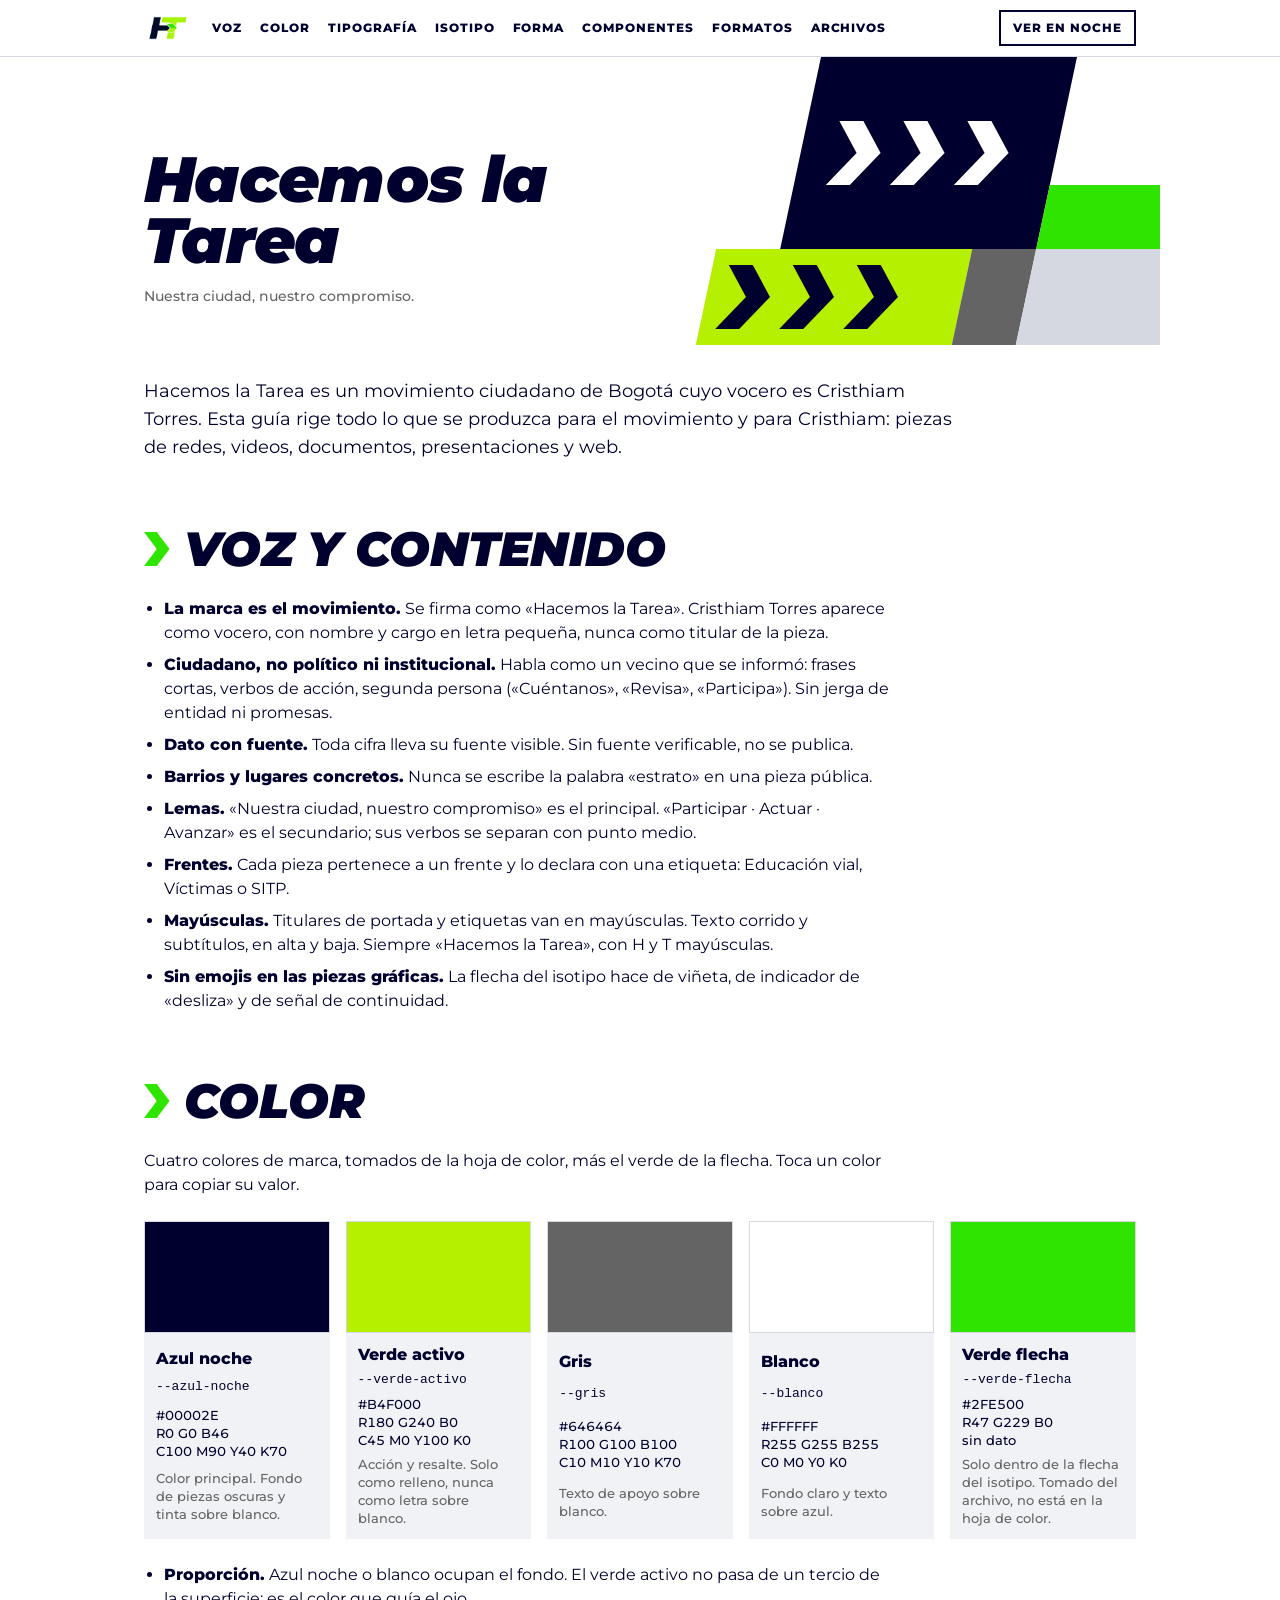
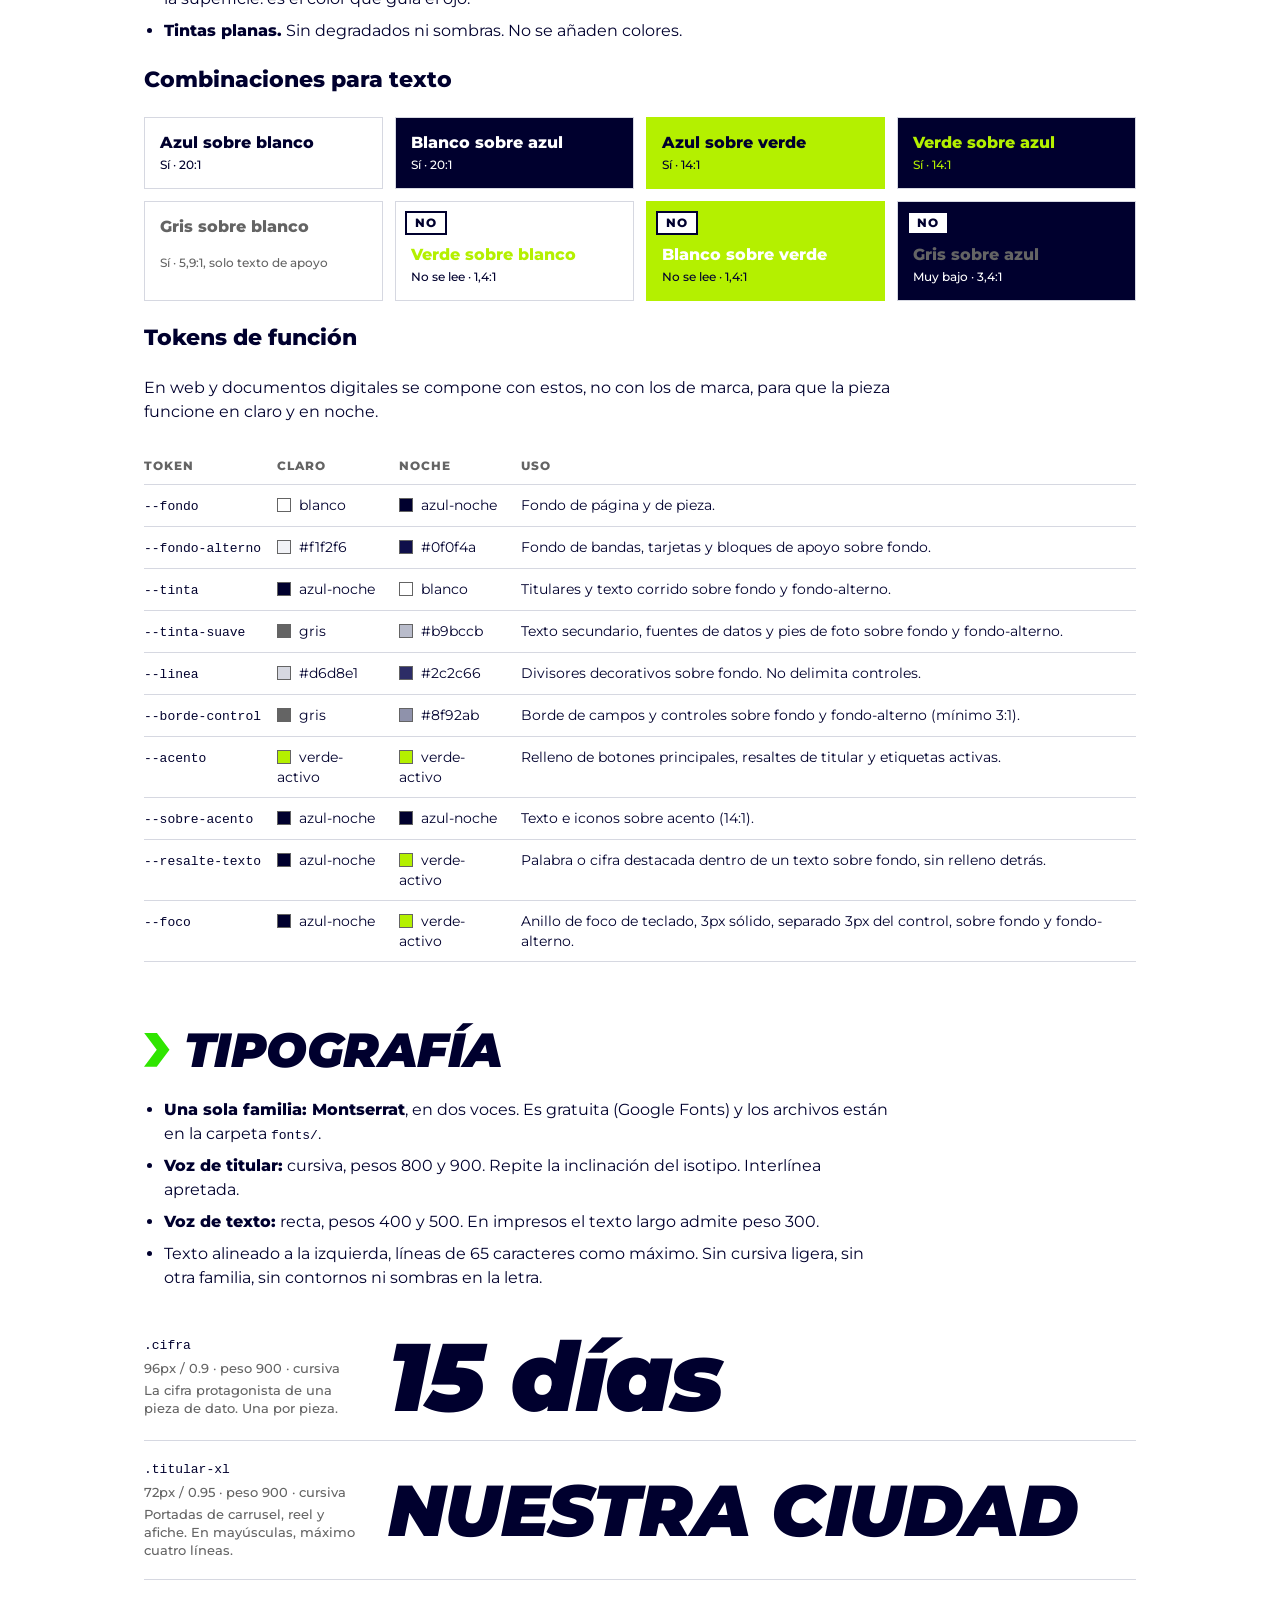
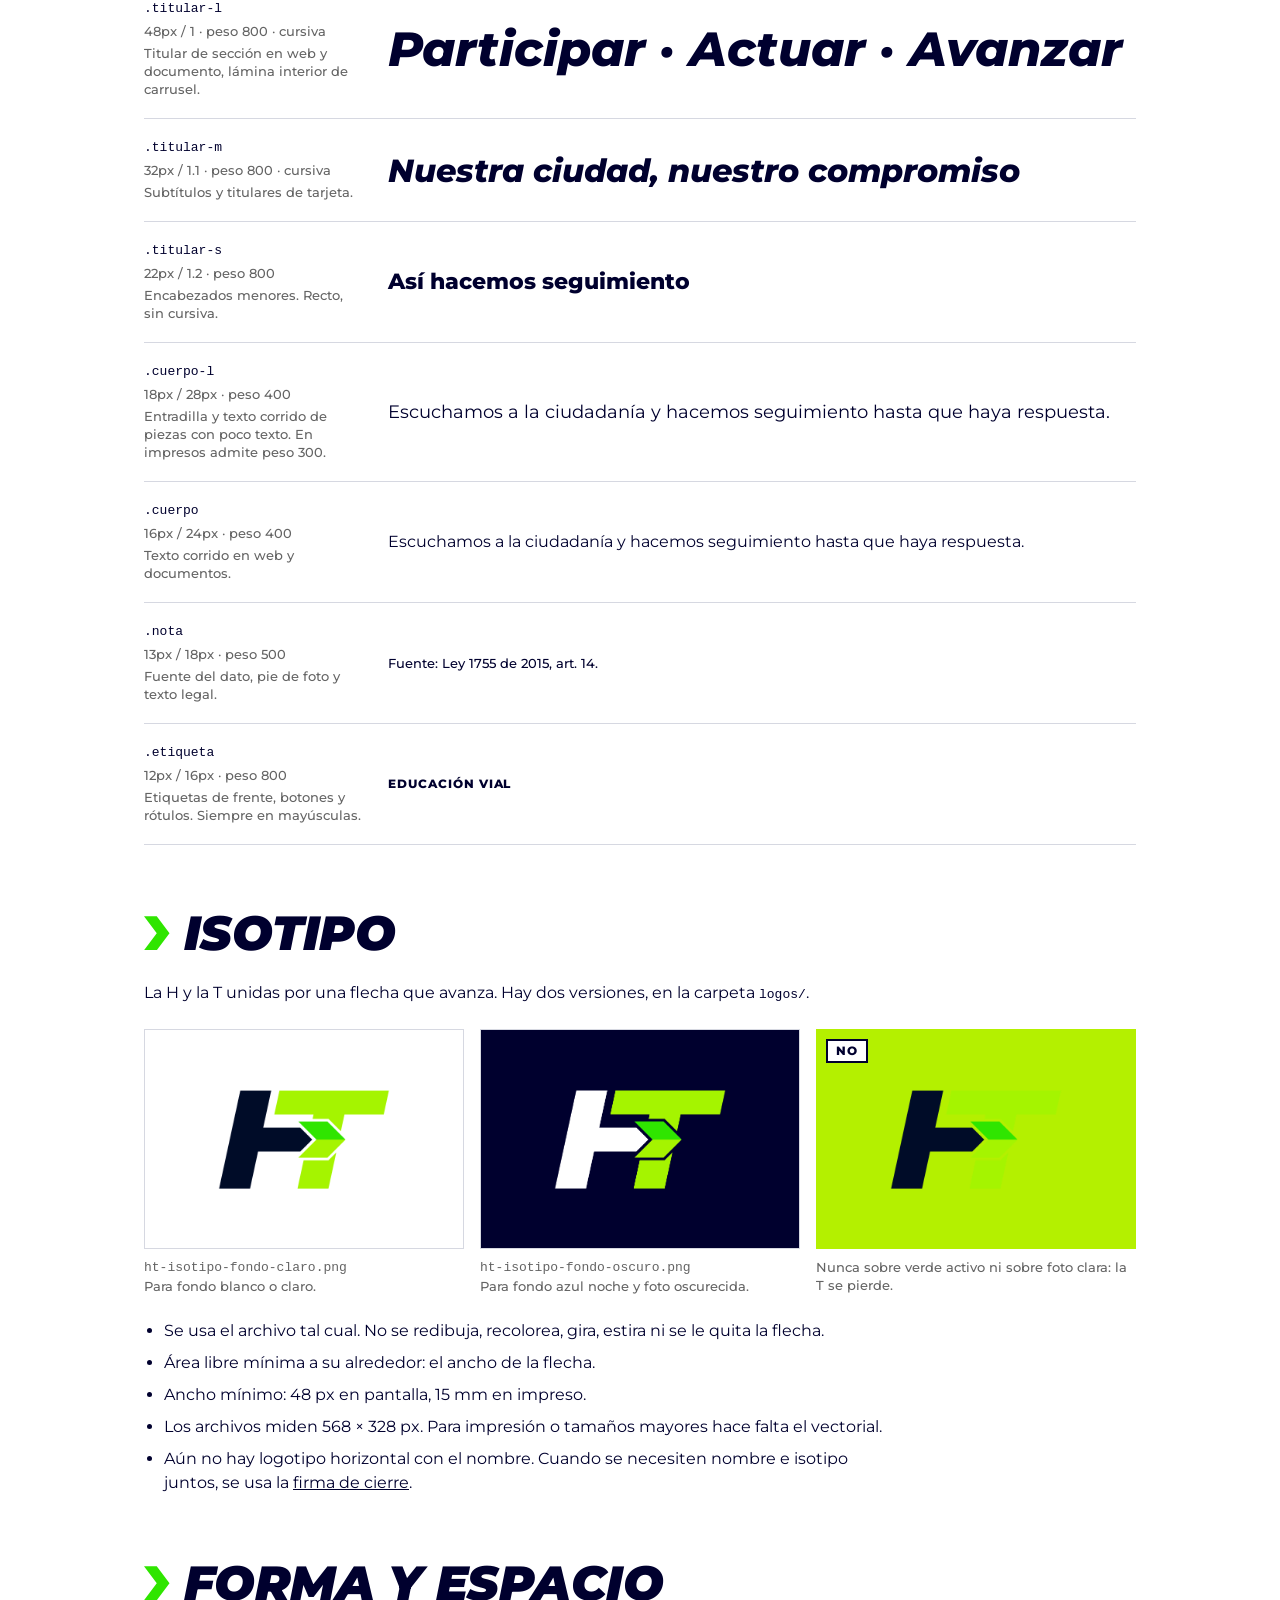
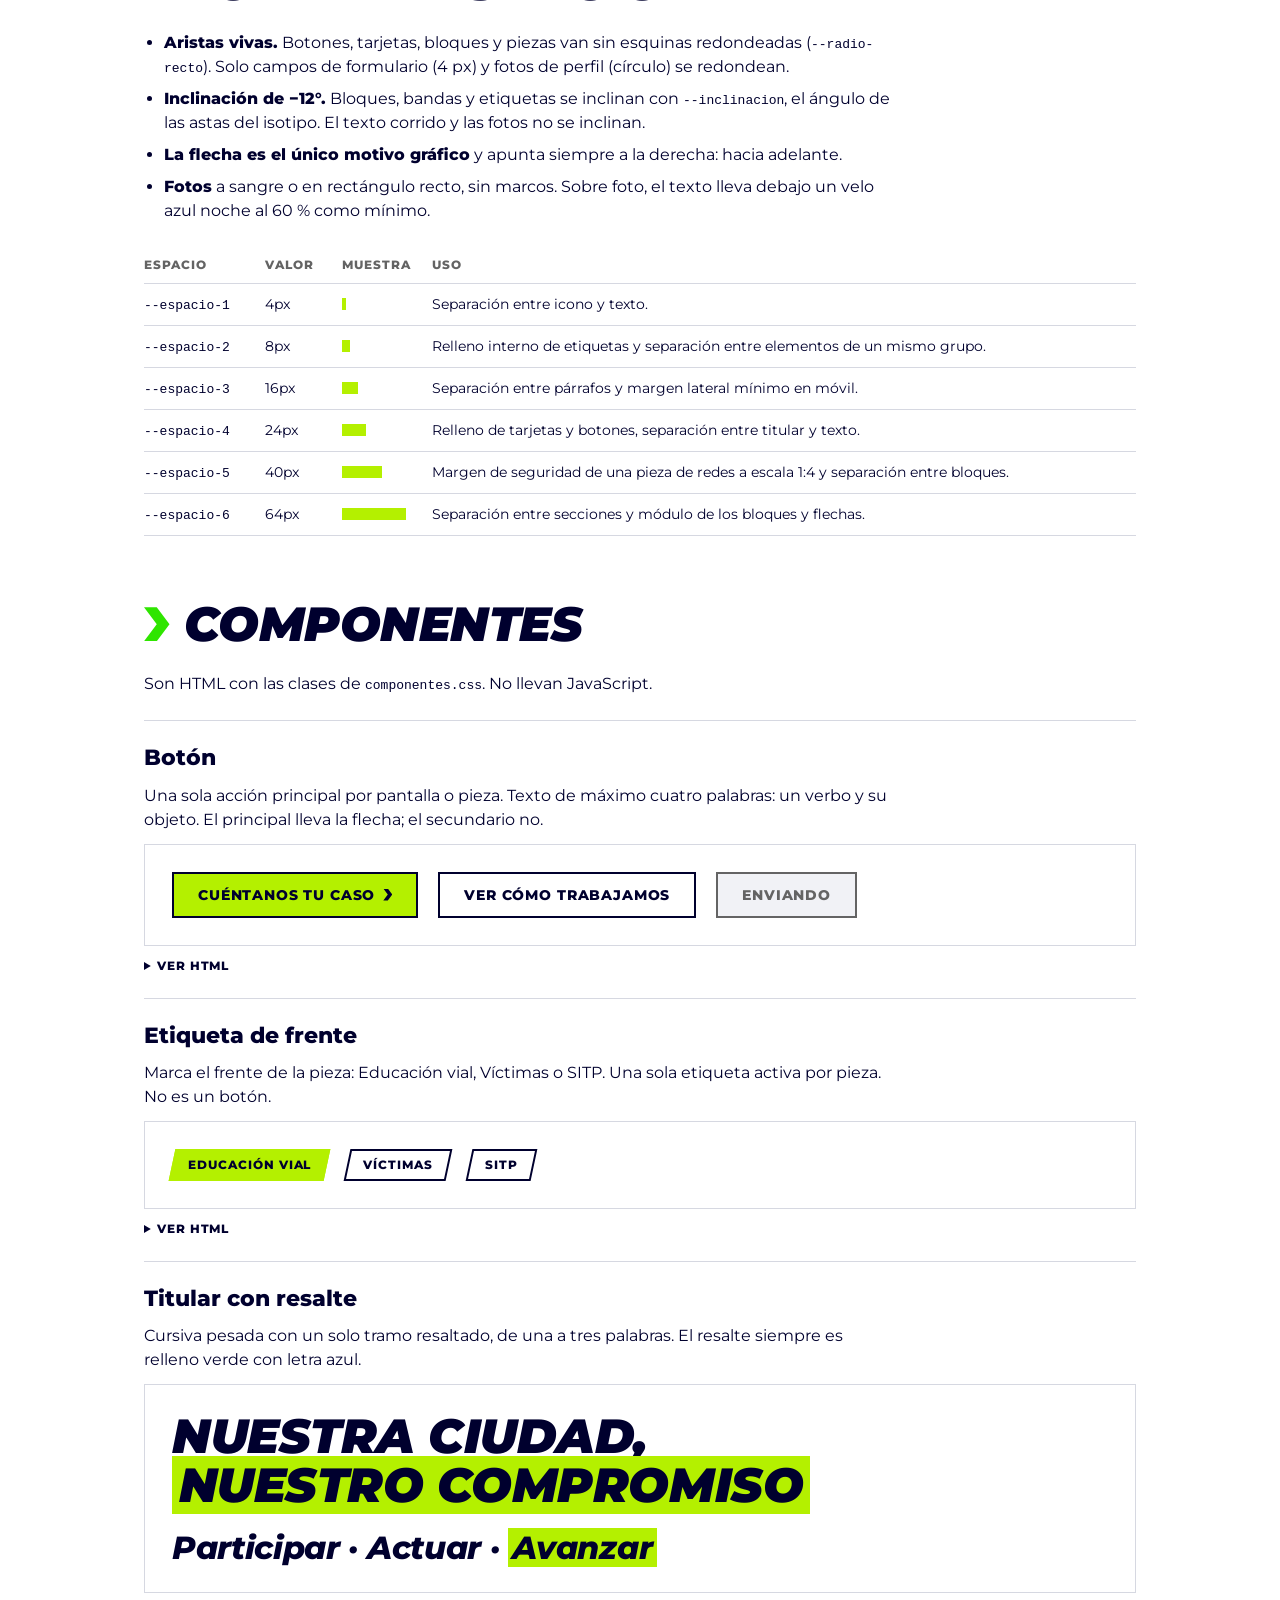
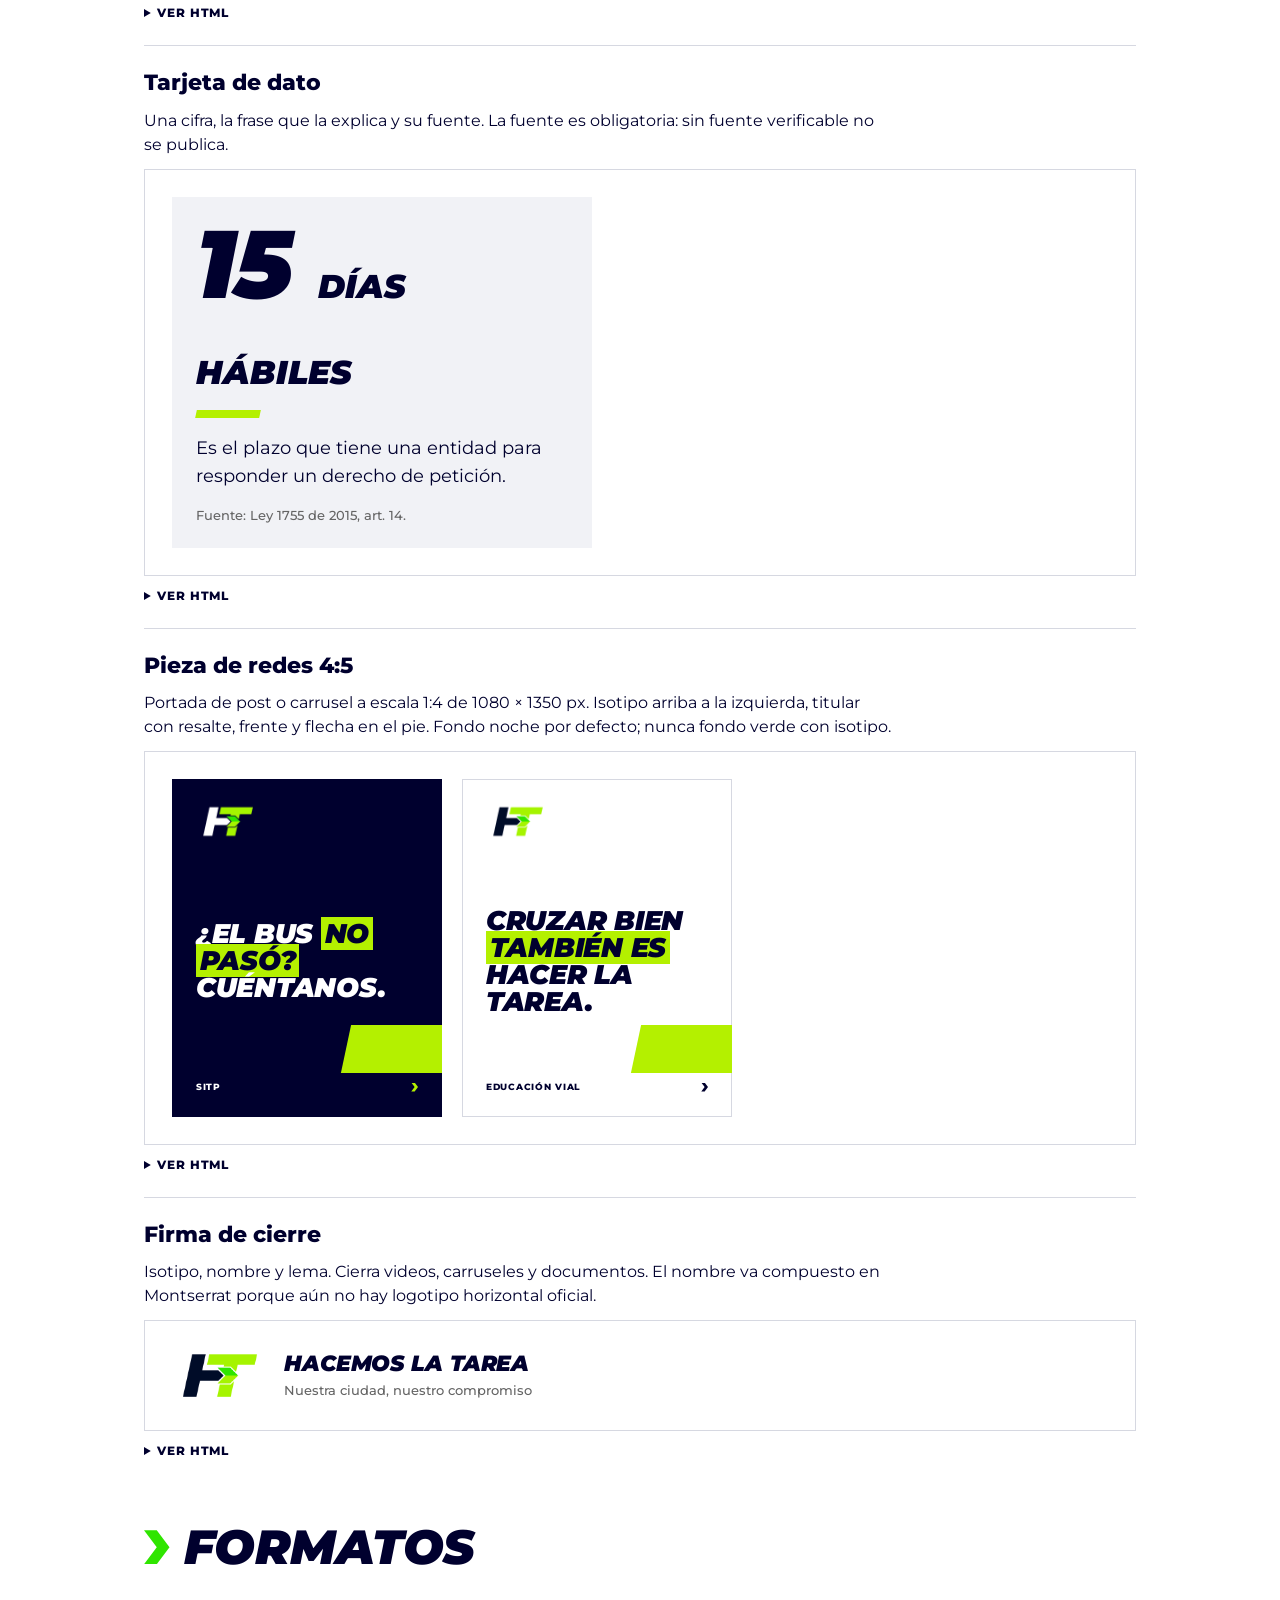
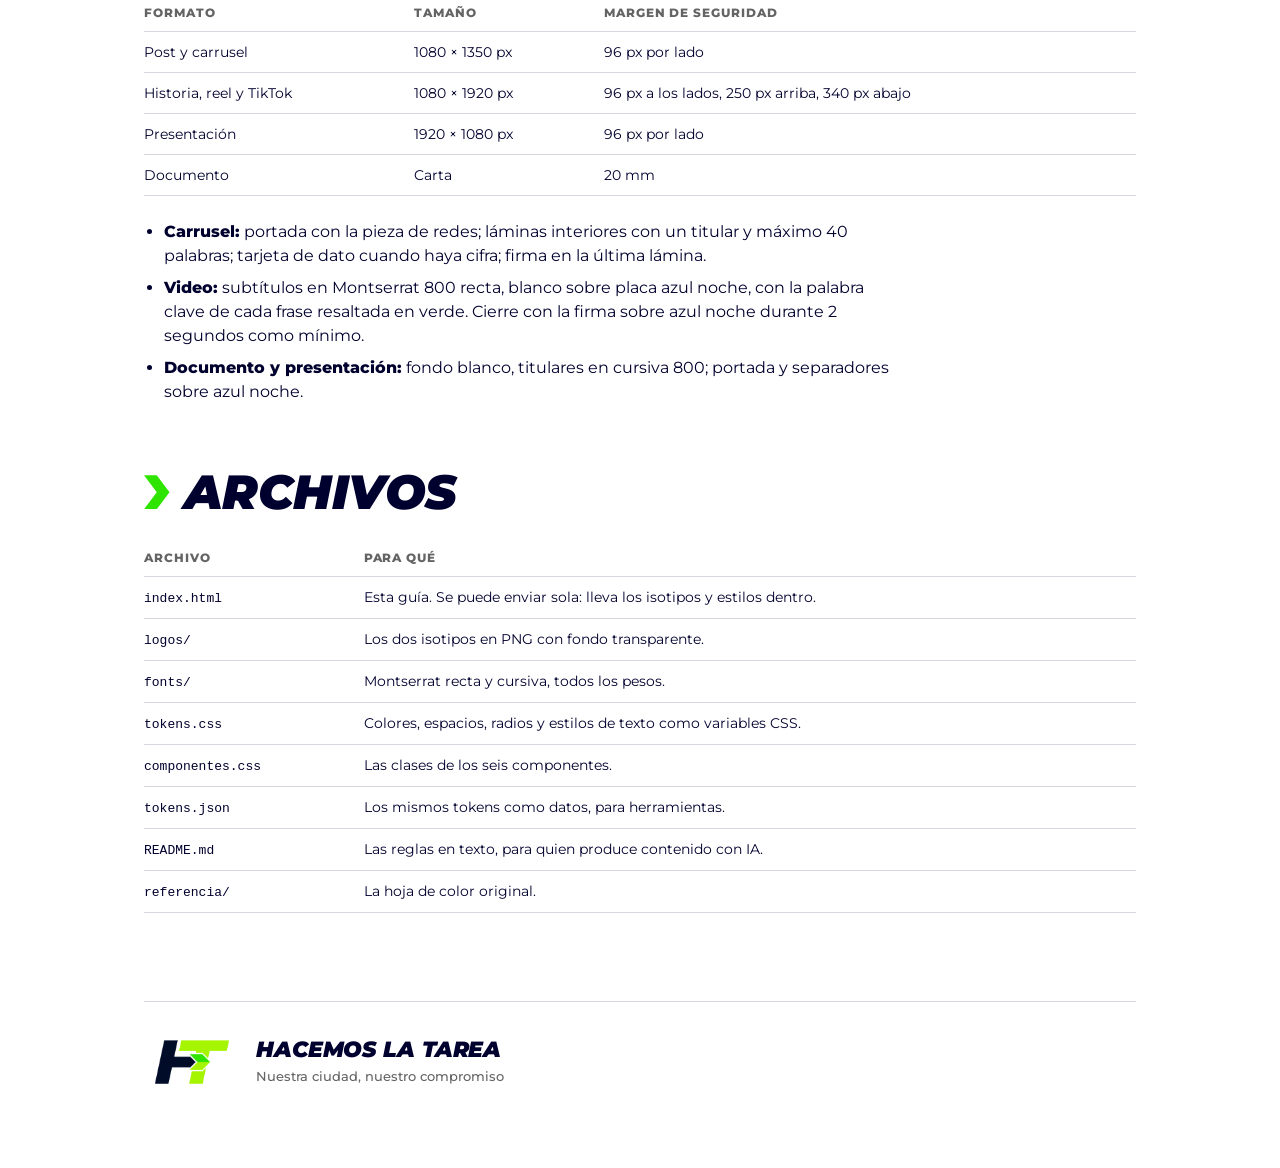
<file: index.html>
<!doctype html>
<html lang="es" data-theme="claro">
<head>
<meta charset="utf-8">
<meta name="viewport" content="width=device-width, initial-scale=1">
<title>Hacemos la Tarea · Sistema de diseño</title>
<link rel="preconnect" href="https://fonts.googleapis.com">
<link rel="stylesheet" href="https://fonts.googleapis.com/css2?family=Montserrat:ital,wght@0,300..900;1,300..900&display=swap">
<style>
/* ===== tokens ===== */
:root, [data-theme="claro"] {
  --azul-noche: #00002e;
  --verde-activo: #b4f000;
  --verde-flecha: #2fe500;
  --gris: #646464;
  --blanco: #ffffff;
  --fondo: var(--blanco);
  --fondo-alterno: #f1f2f6;
  --tinta: var(--azul-noche);
  --tinta-suave: var(--gris);
  --linea: #d6d8e1;
  --borde-control: var(--gris);
  --acento: var(--verde-activo);
  --sobre-acento: var(--azul-noche);
  --resalte-texto: var(--azul-noche);
  --foco: var(--azul-noche);
}
[data-theme="noche"] {
  --azul-noche: #00002e;
  --verde-activo: #b4f000;
  --verde-flecha: #2fe500;
  --gris: #646464;
  --blanco: #ffffff;
  --fondo: var(--azul-noche);
  --fondo-alterno: #0f0f4a;
  --tinta: var(--blanco);
  --tinta-suave: #b9bccb;
  --linea: #2c2c66;
  --borde-control: #8f92ab;
  --acento: var(--verde-activo);
  --sobre-acento: var(--azul-noche);
  --resalte-texto: var(--verde-activo);
  --foco: var(--verde-activo);
}
:root {
  --espacio-1: 4px;
  --espacio-2: 8px;
  --espacio-3: 16px;
  --espacio-4: 24px;
  --espacio-5: 40px;
  --espacio-6: 64px;
  --radio-recto: 0;
  --radio-suave: 4px;
  --radio-circulo: 50%;
  --inclinacion: -12deg;
  --font-sans: Montserrat, Arial, Helvetica, sans-serif;
}
.cifra { font-family: var(--font-sans); font-size: 96px; line-height: 0.9; font-weight: 900; font-style: italic; letter-spacing: -0.02em; }
.titular-xl { font-family: var(--font-sans); font-size: 72px; line-height: 0.95; font-weight: 900; font-style: italic; letter-spacing: -0.01em; }
.titular-l { font-family: var(--font-sans); font-size: 48px; line-height: 1; font-weight: 800; font-style: italic; }
.titular-m { font-family: var(--font-sans); font-size: 32px; line-height: 1.1; font-weight: 800; font-style: italic; }
.titular-s { font-family: var(--font-sans); font-size: 22px; line-height: 1.2; font-weight: 800; }
.cuerpo-l { font-family: var(--font-sans); font-size: 18px; line-height: 28px; font-weight: 400; }
.cuerpo { font-family: var(--font-sans); font-size: 16px; line-height: 24px; font-weight: 400; }
.nota { font-family: var(--font-sans); font-size: 13px; line-height: 18px; font-weight: 500; }
.etiqueta { font-family: var(--font-sans); font-size: 12px; line-height: 16px; font-weight: 800; letter-spacing: 0.08em; }

/* ===== componentes ===== */
/* Hacemos la Tarea: estilos de los componentes. Se carga después de tokens.css. */
.ht-base{margin:0;background:var(--fondo);color:var(--tinta);font-family:var(--font-sans,Montserrat,Arial,Helvetica,sans-serif);-webkit-font-smoothing:antialiased}

/* Flecha: el motivo del isotipo */
.ht-flecha{display:inline-block;width:.75em;height:1em;background:currentColor;clip-path:polygon(0 0,50% 0,100% 50%,50% 100%,0 100%,50% 50%);flex:none}

/* Botón */
.ht-boton{display:inline-flex;align-items:center;gap:var(--espacio-2);padding:14px var(--espacio-4);border:2px solid var(--sobre-acento);border-radius:var(--radio-recto);background:var(--acento);color:var(--sobre-acento);font:800 14px/1 var(--font-sans,Montserrat,Arial,sans-serif);letter-spacing:.06em;text-transform:uppercase;text-decoration:none;cursor:pointer}
.ht-boton .ht-flecha{font-size:12px;transition:transform .15s ease}
.ht-boton:hover .ht-flecha{transform:translateX(4px)}
.ht-boton:focus-visible{outline:3px solid var(--foco);outline-offset:3px}
.ht-boton--secundario{background:transparent;color:var(--tinta);border-color:var(--tinta)}
.ht-boton[disabled]{background:var(--fondo-alterno);color:var(--tinta-suave);border-color:var(--borde-control);cursor:not-allowed}
@media (prefers-reduced-motion:reduce){.ht-boton .ht-flecha{transition:none}}

/* Etiqueta de frente */
.ht-etiqueta{display:inline-block;padding:6px 14px;border:2px solid var(--tinta);border-radius:var(--radio-recto);color:var(--tinta);transform:skewX(var(--inclinacion))}
.ht-etiqueta>span{display:block;transform:skewX(calc(var(--inclinacion) * -1));font:800 12px/16px var(--font-sans,Montserrat,Arial,sans-serif);letter-spacing:.08em;text-transform:uppercase;white-space:nowrap}
.ht-etiqueta--activa{background:var(--acento);border-color:var(--acento);color:var(--sobre-acento)}

/* Titular con resalte */
.ht-titular{margin:0;font:italic 900 48px/1.02 var(--font-sans,Montserrat,Arial,sans-serif);letter-spacing:-.01em;text-transform:uppercase;text-wrap:balance;color:var(--tinta)}
.ht-titular--m{font-size:32px;font-weight:800;text-transform:none;line-height:1.1}
.ht-resalte{background:var(--acento);color:var(--sobre-acento);padding:0 .14em;-webkit-box-decoration-break:clone;box-decoration-break:clone}

/* Dato */
.ht-dato{display:grid;gap:var(--espacio-3);max-width:420px;padding:var(--espacio-4);background:var(--fondo-alterno);border-radius:var(--radio-recto)}
.ht-dato__cifra{margin:0;font:italic 900 96px/.9 var(--font-sans,Montserrat,Arial,sans-serif);letter-spacing:-.02em;color:var(--tinta)}
.ht-dato__cifra small{font-size:.34em;letter-spacing:0;text-transform:uppercase}
.ht-dato__barra{width:var(--espacio-6);height:var(--espacio-2);background:var(--acento);transform:skewX(var(--inclinacion))}
.ht-dato__texto{margin:0;font:400 18px/28px var(--font-sans,Montserrat,Arial,sans-serif);color:var(--tinta)}
.ht-dato__fuente{margin:0;font:500 13px/18px var(--font-sans,Montserrat,Arial,sans-serif);color:var(--tinta-suave)}

/* Pieza de redes 4:5. Cada variante fija su propio fondo, no sigue el tema. */
.ht-pieza{position:relative;display:flex;flex-direction:column;justify-content:space-between;box-sizing:border-box;width:270px;max-width:100%;aspect-ratio:4/5;padding:var(--espacio-4);overflow:hidden;border-radius:var(--radio-recto);font-family:var(--font-sans,Montserrat,Arial,sans-serif)}
.ht-pieza--noche{background:var(--azul-noche);color:var(--blanco)}
.ht-pieza--blanco{background:var(--blanco);color:var(--azul-noche);box-shadow:inset 0 0 0 1px var(--linea)}
.ht-pieza__logo{width:64px;height:auto;display:block}
.ht-pieza__banda{position:absolute;right:-24px;bottom:44px;width:120px;height:48px;background:var(--verde-activo);transform:skewX(var(--inclinacion))}
.ht-pieza__titular{position:relative;margin:0;font:italic 900 27px/1 var(--font-sans,Montserrat,Arial,sans-serif);letter-spacing:-.01em;text-transform:uppercase}
.ht-pieza__titular .ht-resalte{background:var(--verde-activo);color:var(--azul-noche)}
.ht-pieza__pie{position:relative;display:flex;align-items:center;justify-content:space-between;gap:var(--espacio-2);font:800 9px/1.2 var(--font-sans,Montserrat,Arial,sans-serif);letter-spacing:.08em;text-transform:uppercase}
.ht-pieza--noche .ht-pieza__pie .ht-flecha{color:var(--verde-activo)}

/* Firma */
.ht-firma{display:inline-flex;align-items:center;gap:var(--espacio-3);color:var(--tinta);font-family:var(--font-sans,Montserrat,Arial,sans-serif)}
.ht-firma__logo{width:96px;height:auto;display:block;flex:none}
.ht-firma__nombre{margin:0;font:italic 900 22px/1 var(--font-sans,Montserrat,Arial,sans-serif);text-transform:uppercase;letter-spacing:-.005em}
.ht-firma__lema{margin:6px 0 0;font:500 13px/18px var(--font-sans,Montserrat,Arial,sans-serif);color:var(--tinta-suave)}

/* El isotipo cambia de versión con el fondo */
.ht-logo--oscuro{display:none}
[data-theme="noche"] .ht-logo--claro{display:none}
[data-theme="noche"] .ht-logo--oscuro{display:block}

/* ===== página de la guía ===== */
*{box-sizing:border-box}
html{scroll-behavior:smooth;scroll-padding-top:72px}
body{margin:0}
.g-nav{position:sticky;top:0;z-index:5;background:var(--fondo);border-bottom:1px solid var(--linea)}
.g-nav__in{max-width:1040px;margin:0 auto;padding:10px 24px;display:flex;align-items:center;gap:20px}
.g-nav img{height:28px;width:auto}
.g-nav nav{display:flex;gap:18px;overflow-x:auto;flex:1;min-width:0}
.g-nav a{font:800 12px/16px var(--font-sans);letter-spacing:.08em;text-transform:uppercase;color:var(--tinta);text-decoration:none;white-space:nowrap;padding:6px 0}
.g-nav a:hover{box-shadow:inset 0 -3px 0 var(--acento)}
.g-tema{flex:none;font:800 12px/16px var(--font-sans);letter-spacing:.08em;text-transform:uppercase;padding:8px 12px;background:transparent;color:var(--tinta);border:2px solid var(--tinta);cursor:pointer}
.g-tema:focus-visible,.g-nav a:focus-visible,.g-sw:focus-visible,summary:focus-visible{outline:3px solid var(--foco);outline-offset:3px}
.portada{position:relative;max-width:1040px;margin:0 auto;height:288px;overflow:hidden}
.portada svg{position:absolute;right:0;top:0;display:block}
.inclinado{transform:translate(61px,0) skewX(var(--inclinacion))}
.b-tinta{fill:var(--tinta)}.b-acento{fill:var(--acento)}.b-flecha{fill:var(--verde-flecha)}.b-gris{fill:var(--borde-control)}.b-linea{fill:var(--linea)}.c-fondo{fill:var(--fondo)}.c-sobre{fill:var(--sobre-acento)}
.portada .texto{position:absolute;left:24px;bottom:40px;max-width:440px}
.portada .nombre{margin:0;font:italic 900 64px/.95 var(--font-sans);letter-spacing:-.01em;color:var(--tinta)}
.portada .lema{margin:16px 0 0;font:500 14px/18px var(--font-sans);color:var(--tinta-suave)}
main{max-width:1040px;margin:0 auto;padding:0 24px 96px}
.g-sec{padding-top:64px;display:grid;gap:24px}
.g-sec>h2{margin:0;font:italic 900 48px/1 var(--font-sans);letter-spacing:-.01em;text-transform:uppercase;display:flex;align-items:center;gap:14px}
.g-sec>h2 .ht-flecha{font-size:34px;color:var(--verde-flecha)}
h3{margin:0;font:800 22px/1.2 var(--font-sans)}
.g-p,.g-list{margin:0;font:400 16px/24px var(--font-sans);max-width:68ch}
.g-list{padding-left:20px;display:grid;gap:8px}
.g-list b,.g-p b{font-weight:800}
code{font:500 13px/18px ui-monospace,SFMono-Regular,Menlo,monospace}
.g-grid{display:grid;grid-template-columns:repeat(auto-fit,minmax(170px,1fr));gap:16px}
.g-sw{display:grid;gap:6px;text-align:left;padding:0 0 12px;background:var(--fondo-alterno);color:var(--tinta);border:0;font-family:var(--font-sans);cursor:pointer}
.g-sw>*{padding:0 12px}
.g-sw__c{height:112px;padding:0;box-shadow:inset 0 0 0 1px var(--linea)}
.g-sw__n{font:800 16px/20px var(--font-sans);margin-top:6px}
.g-sw__v{font:500 13px/18px var(--font-sans);font-variant-numeric:tabular-nums}
.g-sw__u{font:500 13px/18px var(--font-sans);color:var(--tinta-suave)}
.g-tw{overflow-x:auto}
table{border-collapse:collapse;width:100%;font:400 14px/20px var(--font-sans)}
th{text-align:left;font:800 12px/16px var(--font-sans);letter-spacing:.08em;text-transform:uppercase;color:var(--tinta-suave)}
th,td{padding:10px 16px 10px 0;border-bottom:1px solid var(--linea);vertical-align:top}
td:first-child{white-space:nowrap}
.g-dot{display:inline-block;width:14px;height:14px;margin-right:8px;vertical-align:-2px;box-shadow:inset 0 0 0 1px var(--borde-control)}
.g-bar{display:block;height:12px;background:var(--acento);margin-top:4px}
.g-pairs{display:grid;grid-template-columns:repeat(auto-fit,minmax(200px,1fr));gap:12px}
.g-pair{padding:16px;font:800 16px/20px var(--font-sans);display:grid;gap:4px}
.g-pair small{font:500 12px/16px var(--font-sans)}
.g-type{display:grid;grid-template-columns:220px minmax(0,1fr);gap:24px;padding:20px 0;border-bottom:1px solid var(--linea);align-items:center}
.g-type__m{display:grid;gap:4px;font:500 13px/18px var(--font-sans);color:var(--tinta-suave)}
.g-type__m code{color:var(--tinta)}
.g-type p{overflow-wrap:anywhere}
.g-logos{display:grid;grid-template-columns:repeat(auto-fit,minmax(260px,1fr));gap:16px}
.g-logo{margin:0;display:grid;gap:8px;font:500 13px/18px var(--font-sans);color:var(--tinta-suave)}
.g-logo div{display:grid;place-items:center;height:220px}
.g-logo img{width:220px;max-width:70%}
.g-no{position:relative}
.g-no::after{content:"NO";position:absolute;top:10px;left:10px;font:800 12px/16px var(--font-sans);letter-spacing:.08em;background:var(--blanco);color:var(--azul-noche);padding:2px 8px;border:2px solid var(--azul-noche)}
.g-comp{display:grid;gap:12px;padding-top:24px;border-top:1px solid var(--linea)}
.g-stage{padding:28px;background:var(--fondo);box-shadow:inset 0 0 0 1px var(--linea);display:flex;flex-wrap:wrap;gap:20px;align-items:center}
.g-stage--titular{display:grid}
summary{font:800 12px/16px var(--font-sans);letter-spacing:.08em;text-transform:uppercase;cursor:pointer;width:max-content}
pre{margin:12px 0 0;padding:16px;background:var(--fondo-alterno);overflow-x:auto;white-space:pre}
.g-toast{position:fixed;left:50%;bottom:24px;transform:translateX(-50%);background:var(--tinta);color:var(--fondo);font:800 12px/16px var(--font-sans);letter-spacing:.08em;text-transform:uppercase;padding:10px 16px}
.g-pie{border-top:1px solid var(--linea);margin-top:64px;padding-top:32px}
@media (max-width:820px){.portada svg{opacity:.25}.portada .nombre{font-size:48px}.g-sec>h2{font-size:34px}.g-type{grid-template-columns:1fr;gap:10px}.g-type p{font-size:min(100%,44px)}}
</style>
</head>
<body class="ht-base">
<header class="g-nav"><div class="g-nav__in">
  <img class="ht-logo--claro" src="[data-uri]" alt="Hacemos la Tarea"><img class="ht-logo--oscuro" src="[data-uri]" alt="Hacemos la Tarea">
  <nav aria-label="Secciones"><a href="#voz">Voz</a><a href="#color">Color</a><a href="#tipografia">Tipografía</a><a href="#isotipo">Isotipo</a><a href="#forma">Forma</a><a href="#componentes">Componentes</a><a href="#formatos">Formatos</a><a href="#archivos">Archivos</a></nav>
  <button class="g-tema" id="tema" type="button">Ver en noche</button>
</div></header>
<div class="portada">

<svg viewBox="0 0 960 288" width="960" height="288" aria-hidden="true">
  <g class="inclinado">
    <rect class="tile b-tinta" x="560" y="0" width="256" height="192"/>
    <rect class="tile b-acento" x="496" y="192" width="256" height="96"/>
    <rect class="tile b-flecha" x="816" y="128" width="208" height="64"/>
    <rect class="tile b-gris" x="752" y="192" width="64" height="96"/>
    <rect class="tile b-linea" x="816" y="192" width="208" height="96"/>
    <g class="c-fondo">
      <polygon points="592,64 616,64 640,96 616,128 592,128 616,96"/>
      <polygon points="656,64 680,64 704,96 680,128 656,128 680,96"/>
      <polygon points="720,64 744,64 768,96 744,128 720,128 744,96"/>
    </g>
    <g class="c-sobre">
      <polygon points="512,208 536,208 560,240 536,272 512,272 536,240"/>
      <polygon points="576,208 600,208 624,240 600,272 576,272 600,240"/>
      <polygon points="640,208 664,208 688,240 664,272 640,272 664,240"/>
    </g>
  </g>
</svg>
<div class="texto">
  <p class="nombre">Hacemos la<br>Tarea</p>
  <p class="lema">Nuestra ciudad, nuestro compromiso.</p>
</div>
</div>
<main>
<section class="g-sec" style="padding-top:32px">
  <p class="g-p" style="font-size:18px;line-height:28px">Hacemos la Tarea es un movimiento ciudadano de Bogotá cuyo vocero es Cristhiam Torres. Esta guía rige todo lo que se produzca para el movimiento y para Cristhiam: piezas de redes, videos, documentos, presentaciones y web.</p>
</section>

<section class="g-sec" id="voz"><h2><span class="ht-flecha" aria-hidden="true"></span>Voz y contenido</h2>
<ul class="g-list">
<li><b>La marca es el movimiento.</b> Se firma como «Hacemos la Tarea». Cristhiam Torres aparece como vocero, con nombre y cargo en letra pequeña, nunca como titular de la pieza.</li>
<li><b>Ciudadano, no político ni institucional.</b> Habla como un vecino que se informó: frases cortas, verbos de acción, segunda persona («Cuéntanos», «Revisa», «Participa»). Sin jerga de entidad ni promesas.</li>
<li><b>Dato con fuente.</b> Toda cifra lleva su fuente visible. Sin fuente verificable, no se publica.</li>
<li><b>Barrios y lugares concretos.</b> Nunca se escribe la palabra «estrato» en una pieza pública.</li>
<li><b>Lemas.</b> «Nuestra ciudad, nuestro compromiso» es el principal. «Participar · Actuar · Avanzar» es el secundario; sus verbos se separan con punto medio.</li>
<li><b>Frentes.</b> Cada pieza pertenece a un frente y lo declara con una etiqueta: Educación vial, Víctimas o SITP.</li>
<li><b>Mayúsculas.</b> Titulares de portada y etiquetas van en mayúsculas. Texto corrido y subtítulos, en alta y baja. Siempre «Hacemos la Tarea», con H y T mayúsculas.</li>
<li><b>Sin emojis en las piezas gráficas.</b> La flecha del isotipo hace de viñeta, de indicador de «desliza» y de señal de continuidad.</li>
</ul></section>

<section class="g-sec" id="color"><h2><span class="ht-flecha" aria-hidden="true"></span>Color</h2>
<p class="g-p">Cuatro colores de marca, tomados de la hoja de color, más el verde de la flecha. Toca un color para copiar su valor.</p>
<div class="g-grid"><button class="g-sw" type="button" data-copy="#00002E"><span class="g-sw__c" style="background:var(--azul-noche)"></span><span class="g-sw__n">Azul noche</span><code>--azul-noche</code><span class="g-sw__v">#00002E<br>R0 G0 B46<br>C100 M90 Y40 K70</span><span class="g-sw__u">Color principal. Fondo de piezas oscuras y tinta sobre blanco.</span></button><button class="g-sw" type="button" data-copy="#B4F000"><span class="g-sw__c" style="background:var(--verde-activo)"></span><span class="g-sw__n">Verde activo</span><code>--verde-activo</code><span class="g-sw__v">#B4F000<br>R180 G240 B0<br>C45 M0 Y100 K0</span><span class="g-sw__u">Acción y resalte. Solo como relleno, nunca como letra sobre blanco.</span></button><button class="g-sw" type="button" data-copy="#646464"><span class="g-sw__c" style="background:var(--gris)"></span><span class="g-sw__n">Gris</span><code>--gris</code><span class="g-sw__v">#646464<br>R100 G100 B100<br>C10 M10 Y10 K70</span><span class="g-sw__u">Texto de apoyo sobre blanco.</span></button><button class="g-sw" type="button" data-copy="#FFFFFF"><span class="g-sw__c" style="background:var(--blanco)"></span><span class="g-sw__n">Blanco</span><code>--blanco</code><span class="g-sw__v">#FFFFFF<br>R255 G255 B255<br>C0 M0 Y0 K0</span><span class="g-sw__u">Fondo claro y texto sobre azul.</span></button><button class="g-sw" type="button" data-copy="#2FE500"><span class="g-sw__c" style="background:var(--verde-flecha)"></span><span class="g-sw__n">Verde flecha</span><code>--verde-flecha</code><span class="g-sw__v">#2FE500<br>R47 G229 B0<br>sin dato</span><span class="g-sw__u">Solo dentro de la flecha del isotipo. Tomado del archivo, no está en la hoja de color.</span></button></div>
<ul class="g-list">
<li><b>Proporción.</b> Azul noche o blanco ocupan el fondo. El verde activo no pasa de un tercio de la superficie: es el color que guía el ojo.</li>
<li><b>Tintas planas.</b> Sin degradados ni sombras. No se añaden colores.</li>
</ul>
<h3>Combinaciones para texto</h3>
<div class="g-pairs">
<div class="g-pair" style="background:var(--blanco);color:var(--azul-noche);box-shadow:inset 0 0 0 1px var(--linea)">Azul sobre blanco<small>Sí · 20:1</small></div>
<div class="g-pair" style="background:var(--azul-noche);color:var(--blanco);box-shadow:inset 0 0 0 1px var(--linea)">Blanco sobre azul<small>Sí · 20:1</small></div>
<div class="g-pair" style="background:var(--verde-activo);color:var(--azul-noche)">Azul sobre verde<small>Sí · 14:1</small></div>
<div class="g-pair" style="background:var(--azul-noche);color:var(--verde-activo);box-shadow:inset 0 0 0 1px var(--linea)">Verde sobre azul<small>Sí · 14:1</small></div>
<div class="g-pair" style="background:var(--blanco);color:var(--gris);box-shadow:inset 0 0 0 1px var(--linea)">Gris sobre blanco<small>Sí · 5,9:1, solo texto de apoyo</small></div>
<div class="g-pair g-no" style="background:var(--blanco);color:var(--verde-activo);box-shadow:inset 0 0 0 1px var(--linea);padding-top:44px">Verde sobre blanco<small style="color:var(--azul-noche)">No se lee · 1,4:1</small></div>
<div class="g-pair g-no" style="background:var(--verde-activo);color:var(--blanco);padding-top:44px">Blanco sobre verde<small style="color:var(--azul-noche)">No se lee · 1,4:1</small></div>
<div class="g-pair g-no" style="background:var(--azul-noche);color:var(--gris);box-shadow:inset 0 0 0 1px var(--linea);padding-top:44px">Gris sobre azul<small style="color:var(--blanco)">Muy bajo · 3,4:1</small></div>
</div>
<h3>Tokens de función</h3>
<p class="g-p">En web y documentos digitales se compone con estos, no con los de marca, para que la pieza funcione en claro y en noche.</p>
<div class="g-tw"><table><thead><tr><th>Token</th><th>Claro</th><th>Noche</th><th>Uso</th></tr></thead><tbody><tr><td><code>--fondo</code></td><td><span class="g-dot" style="background:var(--blanco)"></span>blanco</td><td><span class="g-dot" style="background:var(--azul-noche)"></span>azul-noche</td><td>Fondo de página y de pieza.</td></tr><tr><td><code>--fondo-alterno</code></td><td><span class="g-dot" style="background:#f1f2f6"></span>#f1f2f6</td><td><span class="g-dot" style="background:#0f0f4a"></span>#0f0f4a</td><td>Fondo de bandas, tarjetas y bloques de apoyo sobre fondo.</td></tr><tr><td><code>--tinta</code></td><td><span class="g-dot" style="background:var(--azul-noche)"></span>azul-noche</td><td><span class="g-dot" style="background:var(--blanco)"></span>blanco</td><td>Titulares y texto corrido sobre fondo y fondo-alterno.</td></tr><tr><td><code>--tinta-suave</code></td><td><span class="g-dot" style="background:var(--gris)"></span>gris</td><td><span class="g-dot" style="background:#b9bccb"></span>#b9bccb</td><td>Texto secundario, fuentes de datos y pies de foto sobre fondo y fondo-alterno.</td></tr><tr><td><code>--linea</code></td><td><span class="g-dot" style="background:#d6d8e1"></span>#d6d8e1</td><td><span class="g-dot" style="background:#2c2c66"></span>#2c2c66</td><td>Divisores decorativos sobre fondo. No delimita controles.</td></tr><tr><td><code>--borde-control</code></td><td><span class="g-dot" style="background:var(--gris)"></span>gris</td><td><span class="g-dot" style="background:#8f92ab"></span>#8f92ab</td><td>Borde de campos y controles sobre fondo y fondo-alterno (mínimo 3:1).</td></tr><tr><td><code>--acento</code></td><td><span class="g-dot" style="background:var(--verde-activo)"></span>verde-activo</td><td><span class="g-dot" style="background:var(--verde-activo)"></span>verde-activo</td><td>Relleno de botones principales, resaltes de titular y etiquetas activas.</td></tr><tr><td><code>--sobre-acento</code></td><td><span class="g-dot" style="background:var(--azul-noche)"></span>azul-noche</td><td><span class="g-dot" style="background:var(--azul-noche)"></span>azul-noche</td><td>Texto e iconos sobre acento (14:1).</td></tr><tr><td><code>--resalte-texto</code></td><td><span class="g-dot" style="background:var(--azul-noche)"></span>azul-noche</td><td><span class="g-dot" style="background:var(--verde-activo)"></span>verde-activo</td><td>Palabra o cifra destacada dentro de un texto sobre fondo, sin relleno detrás.</td></tr><tr><td><code>--foco</code></td><td><span class="g-dot" style="background:var(--azul-noche)"></span>azul-noche</td><td><span class="g-dot" style="background:var(--verde-activo)"></span>verde-activo</td><td>Anillo de foco de teclado, 3px sólido, separado 3px del control, sobre fondo y fondo-alterno.</td></tr></tbody></table></div>
</section>

<section class="g-sec" id="tipografia"><h2><span class="ht-flecha" aria-hidden="true"></span>Tipografía</h2>
<ul class="g-list">
<li><b>Una sola familia: Montserrat</b>, en dos voces. Es gratuita (Google Fonts) y los archivos están en la carpeta <code>fonts/</code>.</li>
<li><b>Voz de titular:</b> cursiva, pesos 800 y 900. Repite la inclinación del isotipo. Interlínea apretada.</li>
<li><b>Voz de texto:</b> recta, pesos 400 y 500. En impresos el texto largo admite peso 300.</li>
<li>Texto alineado a la izquierda, líneas de 65 caracteres como máximo. Sin cursiva ligera, sin otra familia, sin contornos ni sombras en la letra.</li>
</ul>
<div><div class="g-type"><div class="g-type__m"><code>.cifra</code><span>96px / 0.9 · peso 900 · cursiva</span><span>La cifra protagonista de una pieza de dato. Una por pieza.</span></div><p class="cifra" style="margin:0;">15 días</p></div><div class="g-type"><div class="g-type__m"><code>.titular-xl</code><span>72px / 0.95 · peso 900 · cursiva</span><span>Portadas de carrusel, reel y afiche. En mayúsculas, máximo cuatro líneas.</span></div><p class="titular-xl" style="margin:0;text-transform:uppercase;">NUESTRA CIUDAD</p></div><div class="g-type"><div class="g-type__m"><code>.titular-l</code><span>48px / 1 · peso 800 · cursiva</span><span>Titular de sección en web y documento, lámina interior de carrusel.</span></div><p class="titular-l" style="margin:0;">Participar · Actuar · Avanzar</p></div><div class="g-type"><div class="g-type__m"><code>.titular-m</code><span>32px / 1.1 · peso 800 · cursiva</span><span>Subtítulos y titulares de tarjeta.</span></div><p class="titular-m" style="margin:0;">Nuestra ciudad, nuestro compromiso</p></div><div class="g-type"><div class="g-type__m"><code>.titular-s</code><span>22px / 1.2 · peso 800</span><span>Encabezados menores. Recto, sin cursiva.</span></div><p class="titular-s" style="margin:0;">Así hacemos seguimiento</p></div><div class="g-type"><div class="g-type__m"><code>.cuerpo-l</code><span>18px / 28px · peso 400</span><span>Entradilla y texto corrido de piezas con poco texto. En impresos admite peso 300.</span></div><p class="cuerpo-l" style="margin:0;">Escuchamos a la ciudadanía y hacemos seguimiento hasta que haya respuesta.</p></div><div class="g-type"><div class="g-type__m"><code>.cuerpo</code><span>16px / 24px · peso 400</span><span>Texto corrido en web y documentos.</span></div><p class="cuerpo" style="margin:0;">Escuchamos a la ciudadanía y hacemos seguimiento hasta que haya respuesta.</p></div><div class="g-type"><div class="g-type__m"><code>.nota</code><span>13px / 18px · peso 500</span><span>Fuente del dato, pie de foto y texto legal.</span></div><p class="nota" style="margin:0;">Fuente: Ley 1755 de 2015, art. 14.</p></div><div class="g-type"><div class="g-type__m"><code>.etiqueta</code><span>12px / 16px · peso 800</span><span>Etiquetas de frente, botones y rótulos. Siempre en mayúsculas.</span></div><p class="etiqueta" style="margin:0;text-transform:uppercase;">EDUCACIÓN VIAL</p></div></div>
</section>

<section class="g-sec" id="isotipo"><h2><span class="ht-flecha" aria-hidden="true"></span>Isotipo</h2>
<p class="g-p">La H y la T unidas por una flecha que avanza. Hay dos versiones, en la carpeta <code>logos/</code>.</p>
<div class="g-logos">
<figure class="g-logo"><div style="background:var(--blanco);box-shadow:inset 0 0 0 1px var(--linea)"><img src="[data-uri]" alt="Isotipo HT con la H en azul"></div><figcaption><code>ht-isotipo-fondo-claro.png</code><br>Para fondo blanco o claro.</figcaption></figure>
<figure class="g-logo"><div style="background:var(--azul-noche);box-shadow:inset 0 0 0 1px var(--linea)"><img src="[data-uri]" alt="Isotipo HT con la H en blanco"></div><figcaption><code>ht-isotipo-fondo-oscuro.png</code><br>Para fondo azul noche y foto oscurecida.</figcaption></figure>
<figure class="g-logo"><div class="g-no" style="background:var(--verde-activo)"><img src="[data-uri]" alt=""></div><figcaption>Nunca sobre verde activo ni sobre foto clara: la T se pierde.</figcaption></figure>
</div>
<ul class="g-list">
<li>Se usa el archivo tal cual. No se redibuja, recolorea, gira, estira ni se le quita la flecha.</li>
<li>Área libre mínima a su alrededor: el ancho de la flecha.</li>
<li>Ancho mínimo: 48 px en pantalla, 15 mm en impreso.</li>
<li>Los archivos miden 568 × 328 px. Para impresión o tamaños mayores hace falta el vectorial.</li>
<li>Aún no hay logotipo horizontal con el nombre. Cuando se necesiten nombre e isotipo juntos, se usa la <a href="#c-firma" style="color:inherit">firma de cierre</a>.</li>
</ul></section>

<section class="g-sec" id="forma"><h2><span class="ht-flecha" aria-hidden="true"></span>Forma y espacio</h2>
<ul class="g-list">
<li><b>Aristas vivas.</b> Botones, tarjetas, bloques y piezas van sin esquinas redondeadas (<code>--radio-recto</code>). Solo campos de formulario (4 px) y fotos de perfil (círculo) se redondean.</li>
<li><b>Inclinación de −12°.</b> Bloques, bandas y etiquetas se inclinan con <code>--inclinacion</code>, el ángulo de las astas del isotipo. El texto corrido y las fotos no se inclinan.</li>
<li><b>La flecha es el único motivo gráfico</b> y apunta siempre a la derecha: hacia adelante.</li>
<li><b>Fotos</b> a sangre o en rectángulo recto, sin marcos. Sobre foto, el texto lleva debajo un velo azul noche al 60 % como mínimo.</li>
</ul>
<div class="g-tw"><table><thead><tr><th>Espacio</th><th>Valor</th><th style="width:90px">Muestra</th><th>Uso</th></tr></thead><tbody><tr><td><code>--espacio-1</code></td><td>4px</td><td><span class="g-bar" style="width:4px"></span></td><td>Separación entre icono y texto.</td></tr><tr><td><code>--espacio-2</code></td><td>8px</td><td><span class="g-bar" style="width:8px"></span></td><td>Relleno interno de etiquetas y separación entre elementos de un mismo grupo.</td></tr><tr><td><code>--espacio-3</code></td><td>16px</td><td><span class="g-bar" style="width:16px"></span></td><td>Separación entre párrafos y margen lateral mínimo en móvil.</td></tr><tr><td><code>--espacio-4</code></td><td>24px</td><td><span class="g-bar" style="width:24px"></span></td><td>Relleno de tarjetas y botones, separación entre titular y texto.</td></tr><tr><td><code>--espacio-5</code></td><td>40px</td><td><span class="g-bar" style="width:40px"></span></td><td>Margen de seguridad de una pieza de redes a escala 1:4 y separación entre bloques.</td></tr><tr><td><code>--espacio-6</code></td><td>64px</td><td><span class="g-bar" style="width:64px"></span></td><td>Separación entre secciones y módulo de los bloques y flechas.</td></tr></tbody></table></div>
</section>

<section class="g-sec" id="componentes"><h2><span class="ht-flecha" aria-hidden="true"></span>Componentes</h2>
<p class="g-p">Son HTML con las clases de <code>componentes.css</code>. No llevan JavaScript.</p>
<article class="g-comp" id="c-boton"><h3>Botón</h3><p class="g-p">Una sola acción principal por pantalla o pieza. Texto de máximo cuatro palabras: un verbo y su objeto. El principal lleva la flecha; el secundario no.</p><div class="g-stage g-stage--boton"><a class="ht-boton" href="#">Cuéntanos tu caso <span class="ht-flecha" aria-hidden="true"></span></a>
<a class="ht-boton ht-boton--secundario" href="#">Ver cómo trabajamos</a>
<button class="ht-boton" disabled>Enviando</button></div><details><summary>Ver HTML</summary><pre><code>&lt;a class=&quot;ht-boton&quot; href=&quot;#&quot;&gt;Cuéntanos tu caso &lt;span class=&quot;ht-flecha&quot; aria-hidden=&quot;true&quot;&gt;&lt;/span&gt;&lt;/a&gt;
&lt;a class=&quot;ht-boton ht-boton--secundario&quot; href=&quot;#&quot;&gt;Ver cómo trabajamos&lt;/a&gt;
&lt;button class=&quot;ht-boton&quot; disabled&gt;Enviando&lt;/button&gt;</code></pre></details></article><article class="g-comp" id="c-etiqueta"><h3>Etiqueta de frente</h3><p class="g-p">Marca el frente de la pieza: Educación vial, Víctimas o SITP. Una sola etiqueta activa por pieza. No es un botón.</p><div class="g-stage g-stage--etiqueta"><span class="ht-etiqueta ht-etiqueta--activa"><span>Educación vial</span></span>
<span class="ht-etiqueta"><span>Víctimas</span></span>
<span class="ht-etiqueta"><span>SITP</span></span></div><details><summary>Ver HTML</summary><pre><code>&lt;span class=&quot;ht-etiqueta ht-etiqueta--activa&quot;&gt;&lt;span&gt;Educación vial&lt;/span&gt;&lt;/span&gt;
&lt;span class=&quot;ht-etiqueta&quot;&gt;&lt;span&gt;Víctimas&lt;/span&gt;&lt;/span&gt;
&lt;span class=&quot;ht-etiqueta&quot;&gt;&lt;span&gt;SITP&lt;/span&gt;&lt;/span&gt;</code></pre></details></article><article class="g-comp" id="c-titular"><h3>Titular con resalte</h3><p class="g-p">Cursiva pesada con un solo tramo resaltado, de una a tres palabras. El resalte siempre es relleno verde con letra azul.</p><div class="g-stage g-stage--titular"><h1 class="ht-titular">Nuestra ciudad, <span class="ht-resalte">nuestro compromiso</span></h1>
<h2 class="ht-titular ht-titular--m">Participar · Actuar · <span class="ht-resalte">Avanzar</span></h2></div><details><summary>Ver HTML</summary><pre><code>&lt;h1 class=&quot;ht-titular&quot;&gt;Nuestra ciudad, &lt;span class=&quot;ht-resalte&quot;&gt;nuestro compromiso&lt;/span&gt;&lt;/h1&gt;
&lt;h2 class=&quot;ht-titular ht-titular--m&quot;&gt;Participar · Actuar · &lt;span class=&quot;ht-resalte&quot;&gt;Avanzar&lt;/span&gt;&lt;/h2&gt;</code></pre></details></article><article class="g-comp" id="c-dato"><h3>Tarjeta de dato</h3><p class="g-p">Una cifra, la frase que la explica y su fuente. La fuente es obligatoria: sin fuente verificable no se publica.</p><div class="g-stage g-stage--dato"><figure class="ht-dato" style="margin:0">
  <p class="ht-dato__cifra">15 <small>días hábiles</small></p>
  <div class="ht-dato__barra" aria-hidden="true"></div>
  <p class="ht-dato__texto">Es el plazo que tiene una entidad para responder un derecho de petición.</p>
  <figcaption class="ht-dato__fuente">Fuente: Ley 1755 de 2015, art. 14.</figcaption>
</figure></div><details><summary>Ver HTML</summary><pre><code>&lt;figure class=&quot;ht-dato&quot; style=&quot;margin:0&quot;&gt;
  &lt;p class=&quot;ht-dato__cifra&quot;&gt;15 &lt;small&gt;días hábiles&lt;/small&gt;&lt;/p&gt;
  &lt;div class=&quot;ht-dato__barra&quot; aria-hidden=&quot;true&quot;&gt;&lt;/div&gt;
  &lt;p class=&quot;ht-dato__texto&quot;&gt;Es el plazo que tiene una entidad para responder un derecho de petición.&lt;/p&gt;
  &lt;figcaption class=&quot;ht-dato__fuente&quot;&gt;Fuente: Ley 1755 de 2015, art. 14.&lt;/figcaption&gt;
&lt;/figure&gt;</code></pre></details></article><article class="g-comp" id="c-piezasocial"><h3>Pieza de redes 4:5</h3><p class="g-p">Portada de post o carrusel a escala 1:4 de 1080 × 1350 px. Isotipo arriba a la izquierda, titular con resalte, frente y flecha en el pie. Fondo noche por defecto; nunca fondo verde con isotipo.</p><div class="g-stage g-stage--piezasocial"><article class="ht-pieza ht-pieza--noche">
  <img class="ht-pieza__logo" src="[data-uri]" alt="Hacemos la Tarea">
  <div class="ht-pieza__banda" aria-hidden="true"></div>
  <h3 class="ht-pieza__titular">¿El bus <span class="ht-resalte">no pasó?</span> Cuéntanos.</h3>
  <div class="ht-pieza__pie"><span>SITP</span><span class="ht-flecha" aria-hidden="true"></span></div>
</article>
<article class="ht-pieza ht-pieza--blanco">
  <img class="ht-pieza__logo" src="[data-uri]" alt="Hacemos la Tarea">
  <div class="ht-pieza__banda" aria-hidden="true"></div>
  <h3 class="ht-pieza__titular">Cruzar bien <span class="ht-resalte">también es</span> hacer la tarea.</h3>
  <div class="ht-pieza__pie"><span>Educación vial</span><span class="ht-flecha" aria-hidden="true"></span></div>
</article></div><details><summary>Ver HTML</summary><pre><code>&lt;article class=&quot;ht-pieza ht-pieza--noche&quot;&gt;
  &lt;img class=&quot;ht-pieza__logo&quot; src=&quot;logos/ht-isotipo-fondo-oscuro.png&quot; alt=&quot;Hacemos la Tarea&quot;&gt;
  &lt;div class=&quot;ht-pieza__banda&quot; aria-hidden=&quot;true&quot;&gt;&lt;/div&gt;
  &lt;h3 class=&quot;ht-pieza__titular&quot;&gt;¿El bus &lt;span class=&quot;ht-resalte&quot;&gt;no pasó?&lt;/span&gt; Cuéntanos.&lt;/h3&gt;
  &lt;div class=&quot;ht-pieza__pie&quot;&gt;&lt;span&gt;SITP&lt;/span&gt;&lt;span class=&quot;ht-flecha&quot; aria-hidden=&quot;true&quot;&gt;&lt;/span&gt;&lt;/div&gt;
&lt;/article&gt;
&lt;article class=&quot;ht-pieza ht-pieza--blanco&quot;&gt;
  &lt;img class=&quot;ht-pieza__logo&quot; src=&quot;logos/ht-isotipo-fondo-claro.png&quot; alt=&quot;Hacemos la Tarea&quot;&gt;
  &lt;div class=&quot;ht-pieza__banda&quot; aria-hidden=&quot;true&quot;&gt;&lt;/div&gt;
  &lt;h3 class=&quot;ht-pieza__titular&quot;&gt;Cruzar bien &lt;span class=&quot;ht-resalte&quot;&gt;también es&lt;/span&gt; hacer la tarea.&lt;/h3&gt;
  &lt;div class=&quot;ht-pieza__pie&quot;&gt;&lt;span&gt;Educación vial&lt;/span&gt;&lt;span class=&quot;ht-flecha&quot; aria-hidden=&quot;true&quot;&gt;&lt;/span&gt;&lt;/div&gt;
&lt;/article&gt;</code></pre></details></article><article class="g-comp" id="c-firma"><h3>Firma de cierre</h3><p class="g-p">Isotipo, nombre y lema. Cierra videos, carruseles y documentos. El nombre va compuesto en Montserrat porque aún no hay logotipo horizontal oficial.</p><div class="g-stage g-stage--firma"><div class="ht-firma">
  <img class="ht-firma__logo ht-logo--claro" src="[data-uri]" alt="">
  <img class="ht-firma__logo ht-logo--oscuro" src="[data-uri]" alt="">
  <div>
    <p class="ht-firma__nombre">Hacemos la Tarea</p>
    <p class="ht-firma__lema">Nuestra ciudad, nuestro compromiso</p>
  </div>
</div></div><details><summary>Ver HTML</summary><pre><code>&lt;div class=&quot;ht-firma&quot;&gt;
  &lt;img class=&quot;ht-firma__logo ht-logo--claro&quot; src=&quot;logos/ht-isotipo-fondo-claro.png&quot; alt=&quot;&quot;&gt;
  &lt;img class=&quot;ht-firma__logo ht-logo--oscuro&quot; src=&quot;logos/ht-isotipo-fondo-oscuro.png&quot; alt=&quot;&quot;&gt;
  &lt;div&gt;
    &lt;p class=&quot;ht-firma__nombre&quot;&gt;Hacemos la Tarea&lt;/p&gt;
    &lt;p class=&quot;ht-firma__lema&quot;&gt;Nuestra ciudad, nuestro compromiso&lt;/p&gt;
  &lt;/div&gt;
&lt;/div&gt;</code></pre></details></article>
</section>

<section class="g-sec" id="formatos"><h2><span class="ht-flecha" aria-hidden="true"></span>Formatos</h2>
<div class="g-tw"><table><thead><tr><th>Formato</th><th>Tamaño</th><th>Margen de seguridad</th></tr></thead><tbody>
<tr><td>Post y carrusel</td><td>1080 × 1350 px</td><td>96 px por lado</td></tr>
<tr><td>Historia, reel y TikTok</td><td>1080 × 1920 px</td><td>96 px a los lados, 250 px arriba, 340 px abajo</td></tr>
<tr><td>Presentación</td><td>1920 × 1080 px</td><td>96 px por lado</td></tr>
<tr><td>Documento</td><td>Carta</td><td>20 mm</td></tr>
</tbody></table></div>
<ul class="g-list">
<li><b>Carrusel:</b> portada con la pieza de redes; láminas interiores con un titular y máximo 40 palabras; tarjeta de dato cuando haya cifra; firma en la última lámina.</li>
<li><b>Video:</b> subtítulos en Montserrat 800 recta, blanco sobre placa azul noche, con la palabra clave de cada frase resaltada en verde. Cierre con la firma sobre azul noche durante 2 segundos como mínimo.</li>
<li><b>Documento y presentación:</b> fondo blanco, titulares en cursiva 800; portada y separadores sobre azul noche.</li>
</ul></section>

<section class="g-sec" id="archivos"><h2><span class="ht-flecha" aria-hidden="true"></span>Archivos</h2>
<div class="g-tw"><table><thead><tr><th>Archivo</th><th>Para qué</th></tr></thead><tbody>
<tr><td><code>index.html</code></td><td>Esta guía. Se puede enviar sola: lleva los isotipos y estilos dentro.</td></tr>
<tr><td><code>logos/</code></td><td>Los dos isotipos en PNG con fondo transparente.</td></tr>
<tr><td><code>fonts/</code></td><td>Montserrat recta y cursiva, todos los pesos.</td></tr>
<tr><td><code>tokens.css</code></td><td>Colores, espacios, radios y estilos de texto como variables CSS.</td></tr>
<tr><td><code>componentes.css</code></td><td>Las clases de los seis componentes.</td></tr>
<tr><td><code>tokens.json</code></td><td>Los mismos tokens como datos, para herramientas.</td></tr>
<tr><td><code>README.md</code></td><td>Las reglas en texto, para quien produce contenido con IA.</td></tr>
<tr><td><code>referencia/</code></td><td>La hoja de color original.</td></tr>
</tbody></table></div>
<div class="g-pie"><div class="ht-firma">
  <img class="ht-firma__logo ht-logo--claro" src="[data-uri]" alt="">
  <img class="ht-firma__logo ht-logo--oscuro" src="[data-uri]" alt="">
  <div>
    <p class="ht-firma__nombre">Hacemos la Tarea</p>
    <p class="ht-firma__lema">Nuestra ciudad, nuestro compromiso</p>
  </div>
</div></div>
</section>
</main>
<script>
(function(){
  var r=document.documentElement,b=document.getElementById('tema');
  function set(t){r.setAttribute('data-theme',t);b.textContent=t==='noche'?'Ver en claro':'Ver en noche';try{localStorage.setItem('ht-tema',t)}catch(e){}}
  try{var s=localStorage.getItem('ht-tema');if(s)set(s)}catch(e){}
  b.addEventListener('click',function(){set(r.getAttribute('data-theme')==='noche'?'claro':'noche')});
  document.querySelectorAll('[data-copy]').forEach(function(el){el.addEventListener('click',function(){
    var v=el.getAttribute('data-copy'),t=document.createElement('div');t.className='g-toast';t.setAttribute('role','status');
    function show(m){t.textContent=m;document.body.appendChild(t);setTimeout(function(){t.remove()},1600)}
    if(navigator.clipboard){navigator.clipboard.writeText(v).then(function(){show('Copiado '+v)},function(){show(v)})}else{show(v)}
  })});
})();
</script>
</body>
</html>
</file>
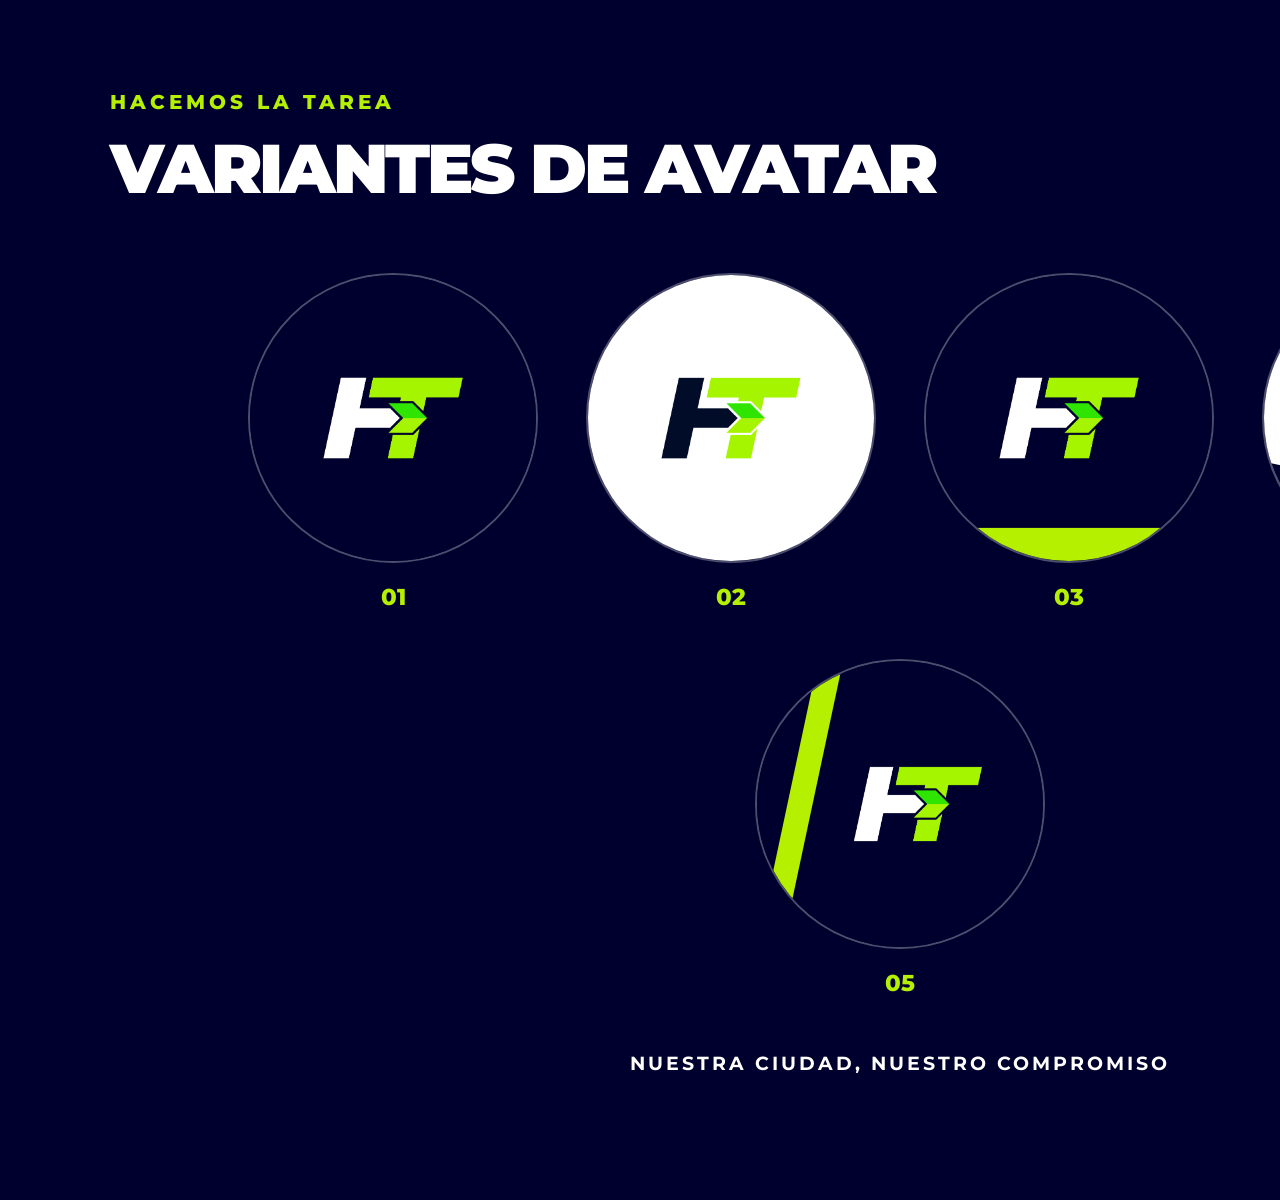
<file: avatares/comparativo-avatares.html>
<!doctype html><html><head><meta charset="utf-8"><style>@font-face{font-family:Montserrat;src:url(../fonts/Montserrat-Variable.ttf)}*{box-sizing:border-box}body{margin:0;background:#00002e;color:#fff;font-family:Montserrat,sans-serif}.wrap{width:1800px;height:1200px;padding:90px 110px}.eyebrow{font-weight:800;letter-spacing:4px;font-size:20px;color:#b4f000}.head{display:flex;align-items:end;justify-content:space-between;margin:20px 0 70px}h1{font-size:69px;line-height:1;margin:0;font-weight:900;letter-spacing:-3px}.sub{font-size:22px;color:#fff;margin-bottom:5px}.grid{display:flex;justify-content:center;gap:48px;flex-wrap:wrap}.item{width:290px;text-align:center}.item img{width:290px;height:290px;border-radius:50%;border:2px solid rgba(255,255,255,.3)}.num{font-size:23px;font-weight:800;margin-top:16px;color:#b4f000}.footer{margin-top:55px;text-align:center;font-size:19px;letter-spacing:3px;font-weight:700}</style></head><body><main class="wrap"><div class="eyebrow">HACEMOS LA TAREA</div><div class="head"><h1>VARIANTES DE AVATAR</h1><div class="sub">Cinco propuestas de perfil</div></div><div class="grid"><div class="item"><img src="avatar-01.svg"><div class="num">01</div></div><div class="item"><img src="avatar-02.svg"><div class="num">02</div></div><div class="item"><img src="avatar-03.svg"><div class="num">03</div></div><div class="item"><img src="avatar-04.svg"><div class="num">04</div></div><div class="item"><img src="avatar-05.svg"><div class="num">05</div></div></div><div class="footer">NUESTRA CIUDAD, NUESTRO COMPROMISO</div></main></body></html>
</file>
